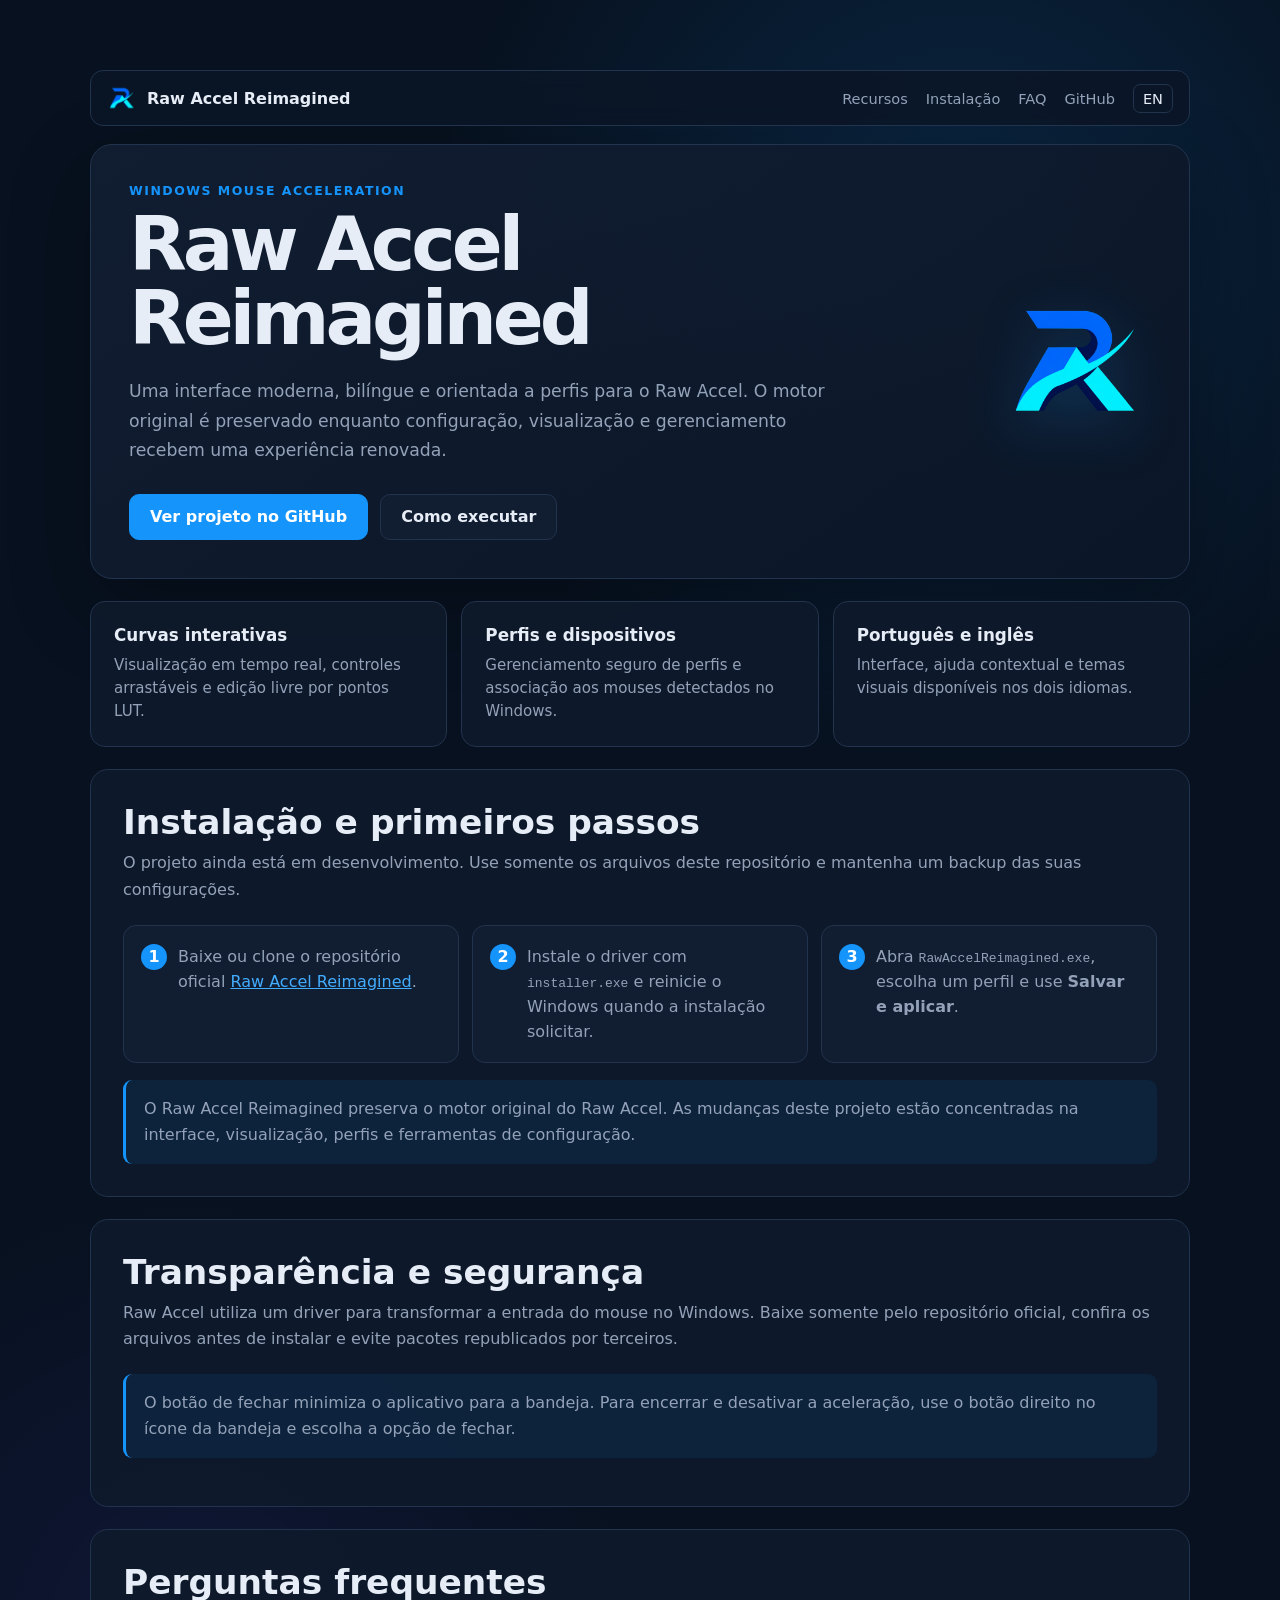
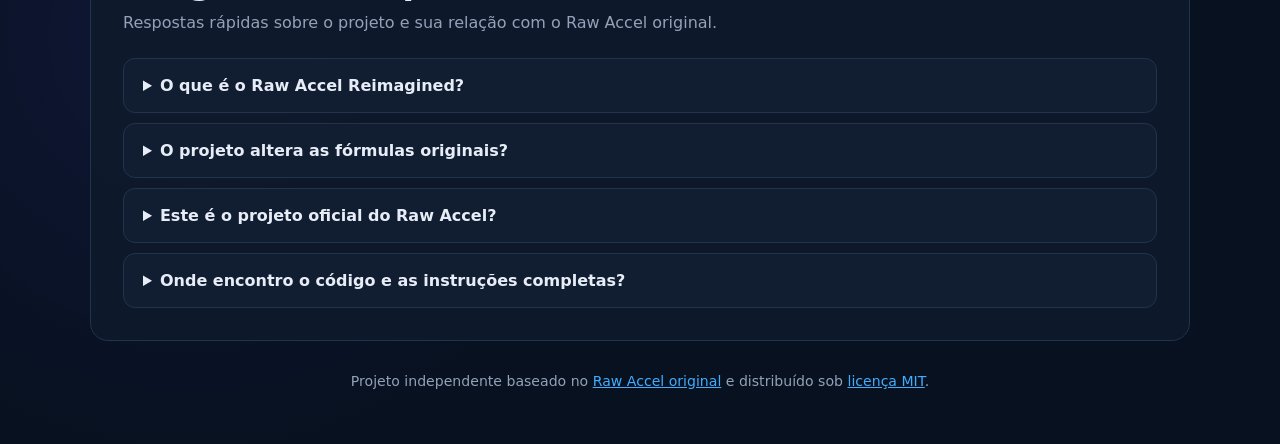
<file: index.html>
<!doctype html>
<html lang="pt-BR">
<head>
  <meta charset="utf-8">
  <meta name="viewport" content="width=device-width, initial-scale=1">
  <meta name="google-site-verification" content="Goe5ZUtYQIPYvtjaUvqPZYEEkocUjE1G4FRK8tUKPJo">
  <meta name="description" content="Raw Accel Reimagined: interface moderna, bilíngue e orientada a perfis para o driver Raw Accel no Windows.">
  <meta name="robots" content="index, follow, max-image-preview:large">
  <meta name="theme-color" content="#07111f">
  <meta property="og:type" content="website">
  <meta property="og:locale" content="pt_BR">
  <meta property="og:title" content="Raw Accel Reimagined">
  <meta property="og:description" content="Interface moderna, bilíngue e orientada a perfis para o driver Raw Accel no Windows.">
  <meta property="og:url" content="https://diskcell.github.io/Raw-Accel-Reimagined/">
  <meta property="og:image" content="https://diskcell.github.io/Raw-Accel-Reimagined/modern-ui/branding/raw-accel-reimagined-logo.png">
  <meta property="og:image:alt" content="Logo do Raw Accel Reimagined">
  <meta name="twitter:card" content="summary">
  <meta name="twitter:title" content="Raw Accel Reimagined">
  <meta name="twitter:description" content="Uma experiência moderna para configurar, visualizar e gerenciar o Raw Accel.">
  <meta name="twitter:image" content="https://diskcell.github.io/Raw-Accel-Reimagined/modern-ui/branding/raw-accel-reimagined-logo.png">
  <link rel="canonical" href="https://diskcell.github.io/Raw-Accel-Reimagined/">
  <link rel="alternate" hreflang="pt-BR" href="https://diskcell.github.io/Raw-Accel-Reimagined/">
  <link rel="alternate" hreflang="en" href="https://diskcell.github.io/Raw-Accel-Reimagined/en/">
  <link rel="alternate" hreflang="x-default" href="https://diskcell.github.io/Raw-Accel-Reimagined/">
  <link rel="icon" href="modern-ui/branding/raw-accel-reimagined-logo.png">
  <link rel="stylesheet" href="site.css">
  <title>Raw Accel Reimagined</title>
  <script type="application/ld+json">
  {
    "@context": "https://schema.org",
    "@type": "SoftwareApplication",
    "name": "Raw Accel Reimagined",
    "applicationCategory": "UtilitiesApplication",
    "operatingSystem": "Windows",
    "description": "Interface moderna, bilíngue e orientada a perfis para configurar e visualizar o driver Raw Accel.",
    "url": "https://diskcell.github.io/Raw-Accel-Reimagined/",
    "codeRepository": "https://github.com/diskcell/Raw-Accel-Reimagined",
    "license": "https://github.com/diskcell/Raw-Accel-Reimagined/blob/main/LICENSE",
    "image": "https://diskcell.github.io/Raw-Accel-Reimagined/modern-ui/branding/raw-accel-reimagined-logo.png",
    "inLanguage": ["pt-BR", "en"],
    "isAccessibleForFree": true
  }
  </script>
  <style>
    :root {
      color-scheme: dark;
      --background: #07111f;
      --surface: #0e1a2c;
      --surface-alt: #111d31;
      --border: #22334d;
      --text: #e7edf6;
      --muted: #93a2b8;
      --accent: #1594fb;
      --accent-hover: #42adff;
    }

    * { box-sizing: border-box; }
    html { scroll-behavior: smooth; }

    body {
      margin: 0;
      min-height: 100vh;
      font-family: "Segoe UI", system-ui, -apple-system, sans-serif;
      color: var(--text);
      background:
        radial-gradient(circle at 75% 12%, rgba(21, 148, 251, .16), transparent 33rem),
        radial-gradient(circle at 15% 80%, rgba(91, 70, 255, .10), transparent 28rem),
        var(--background);
    }

    main {
      width: min(1100px, calc(100% - 40px));
      margin: 0 auto;
      padding: 70px 0 55px;
    }

    .site-nav {
      display: flex;
      align-items: center;
      justify-content: space-between;
      gap: 20px;
      margin-bottom: 18px;
      padding: 12px 16px;
      border: 1px solid var(--border);
      border-radius: 13px;
      background: rgba(11, 22, 39, .84);
      backdrop-filter: blur(12px);
    }

    .brand { display: flex; align-items: center; gap: 10px; color: var(--text); text-decoration: none; font-weight: 700; }
    .brand img { width: 30px; height: 30px; object-fit: contain; }
    .nav-links { display: flex; flex-wrap: wrap; gap: 18px; }
    .nav-links a { color: var(--muted); text-decoration: none; font-size: .91rem; }
    .nav-links a:hover { color: var(--accent-hover); }

    .hero {
      display: grid;
      grid-template-columns: 1fr auto;
      gap: 44px;
      align-items: center;
      padding: 38px;
      border: 1px solid var(--border);
      border-radius: 22px;
      background: linear-gradient(145deg, rgba(17, 29, 49, .96), rgba(11, 22, 39, .92));
      box-shadow: 0 28px 80px rgba(0, 0, 0, .28);
    }

    .logo {
      width: 150px;
      height: 150px;
      object-fit: contain;
      filter: drop-shadow(0 15px 28px rgba(21, 148, 251, .22));
    }

    .eyebrow {
      margin: 0 0 10px;
      color: var(--accent);
      font-weight: 700;
      letter-spacing: .12em;
      text-transform: uppercase;
      font-size: .78rem;
    }

    h1 {
      margin: 0;
      font-size: clamp(2.25rem, 6vw, 4.7rem);
      line-height: .98;
      letter-spacing: -.055em;
    }

    .lead {
      max-width: 720px;
      margin: 22px 0 0;
      color: var(--muted);
      line-height: 1.7;
      font-size: 1.08rem;
    }

    .actions {
      display: flex;
      flex-wrap: wrap;
      gap: 12px;
      margin-top: 28px;
    }

    .button {
      display: inline-flex;
      align-items: center;
      justify-content: center;
      min-height: 46px;
      padding: 0 20px;
      border: 1px solid var(--border);
      border-radius: 10px;
      color: var(--text);
      background: var(--surface-alt);
      text-decoration: none;
      font-weight: 650;
      transition: transform .15s ease, border-color .15s ease, background .15s ease;
    }

    .button.primary { background: var(--accent); border-color: var(--accent); color: white; }
    .button:hover { transform: translateY(-2px); border-color: var(--accent-hover); }
    .button.primary:hover { background: var(--accent-hover); }

    .features {
      display: grid;
      grid-template-columns: repeat(3, 1fr);
      gap: 14px;
      margin-top: 22px;
    }

    .feature {
      padding: 23px;
      border: 1px solid var(--border);
      border-radius: 15px;
      background: rgba(14, 26, 44, .88);
    }

    .feature h2 { margin: 0 0 9px; font-size: 1.05rem; }
    .feature p { margin: 0; color: var(--muted); line-height: 1.55; font-size: .94rem; }

    .content-section {
      margin-top: 22px;
      padding: 32px;
      border: 1px solid var(--border);
      border-radius: 18px;
      background: rgba(14, 26, 44, .88);
    }

    .content-section h2 { margin: 0 0 8px; font-size: clamp(1.55rem, 4vw, 2.15rem); }
    .section-intro { margin: 0 0 22px; color: var(--muted); line-height: 1.65; }

    .steps {
      display: grid;
      grid-template-columns: repeat(3, 1fr);
      gap: 13px;
      margin: 0;
      padding: 0;
      list-style: none;
      counter-reset: step;
    }

    .steps li {
      position: relative;
      min-height: 122px;
      padding: 19px 18px 18px 54px;
      border: 1px solid var(--border);
      border-radius: 13px;
      background: var(--surface-alt);
      color: var(--muted);
      line-height: 1.55;
      counter-increment: step;
    }

    .steps li::before {
      content: counter(step);
      position: absolute;
      top: 18px;
      left: 17px;
      display: grid;
      place-items: center;
      width: 26px;
      height: 26px;
      border-radius: 50%;
      color: white;
      background: var(--accent);
      font-weight: 750;
    }

    .notice {
      margin-top: 17px;
      padding: 16px 18px;
      border-left: 3px solid var(--accent);
      border-radius: 9px;
      color: var(--muted);
      background: rgba(21, 148, 251, .08);
      line-height: 1.6;
    }

    .faq { display: grid; gap: 10px; }
    details { border: 1px solid var(--border); border-radius: 12px; background: var(--surface-alt); }
    summary { padding: 17px 19px; cursor: pointer; font-weight: 650; }
    details p { margin: 0; padding: 0 19px 18px; color: var(--muted); line-height: 1.65; }
    a { color: var(--accent-hover); }

    footer {
      padding-top: 32px;
      color: var(--muted);
      text-align: center;
      font-size: .88rem;
    }

    @media (max-width: 760px) {
      main { padding-top: 24px; }
      .site-nav { align-items: flex-start; }
      .nav-links { justify-content: flex-end; gap: 10px 14px; }
      .hero { grid-template-columns: 1fr; padding: 27px; }
      .logo { grid-row: 1; width: 96px; height: 96px; }
      .features { grid-template-columns: 1fr; }
      .steps { grid-template-columns: 1fr; }
      .content-section { padding: 24px; }
    }
  </style>
</head>
<body>
  <main>
    <nav class="site-nav" aria-label="Navegação principal">
      <a class="brand" href="#top"><img src="modern-ui/branding/raw-accel-reimagined-logo.png" alt="">Raw Accel Reimagined</a>
      <div class="nav-links">
        <a href="#recursos">Recursos</a>
        <a href="#instalacao">Instalação</a>
        <a href="#faq">FAQ</a>
        <a href="https://github.com/diskcell/Raw-Accel-Reimagined">GitHub</a>
        <a class="language-link" href="en/" lang="en" hreflang="en" aria-label="View this page in English">EN</a>
      </div>
    </nav>

    <section class="hero" id="top">
      <div>
        <p class="eyebrow">Windows mouse acceleration</p>
        <h1>Raw Accel<br>Reimagined</h1>
        <p class="lead">
          Uma interface moderna, bilíngue e orientada a perfis para o Raw Accel.
          O motor original é preservado enquanto configuração, visualização e gerenciamento recebem uma experiência renovada.
        </p>
        <div class="actions">
          <a class="button primary" href="https://github.com/diskcell/Raw-Accel-Reimagined">Ver projeto no GitHub</a>
          <a class="button" href="https://github.com/diskcell/Raw-Accel-Reimagined#executar--run">Como executar</a>
        </div>
      </div>
      <img class="logo" src="modern-ui/branding/raw-accel-reimagined-logo.png" alt="Logo do Raw Accel Reimagined">
    </section>

    <section class="features" id="recursos" aria-label="Principais recursos">
      <article class="feature">
        <h2>Curvas interativas</h2>
        <p>Visualização em tempo real, controles arrastáveis e edição livre por pontos LUT.</p>
      </article>
      <article class="feature">
        <h2>Perfis e dispositivos</h2>
        <p>Gerenciamento seguro de perfis e associação aos mouses detectados no Windows.</p>
      </article>
      <article class="feature">
        <h2>Português e inglês</h2>
        <p>Interface, ajuda contextual e temas visuais disponíveis nos dois idiomas.</p>
      </article>
    </section>

    <section class="content-section" id="instalacao">
      <h2>Instalação e primeiros passos</h2>
      <p class="section-intro">O projeto ainda está em desenvolvimento. Use somente os arquivos deste repositório e mantenha um backup das suas configurações.</p>
      <ol class="steps">
        <li>Baixe ou clone o repositório oficial <a href="https://github.com/diskcell/Raw-Accel-Reimagined">Raw Accel Reimagined</a>.</li>
        <li>Instale o driver com <code>installer.exe</code> e reinicie o Windows quando a instalação solicitar.</li>
        <li>Abra <code>RawAccelReimagined.exe</code>, escolha um perfil e use <strong>Salvar e aplicar</strong>.</li>
      </ol>
      <div class="notice">
        O Raw Accel Reimagined preserva o motor original do Raw Accel. As mudanças deste projeto estão concentradas na interface, visualização, perfis e ferramentas de configuração.
      </div>
    </section>

    <section class="content-section" id="seguranca">
      <h2>Transparência e segurança</h2>
      <p class="section-intro">
        Raw Accel utiliza um driver para transformar a entrada do mouse no Windows. Baixe somente pelo repositório oficial, confira os arquivos antes de instalar e evite pacotes republicados por terceiros.
      </p>
      <p class="notice">
        O botão de fechar minimiza o aplicativo para a bandeja. Para encerrar e desativar a aceleração, use o botão direito no ícone da bandeja e escolha a opção de fechar.
      </p>
    </section>

    <section class="content-section" id="faq">
      <h2>Perguntas frequentes</h2>
      <p class="section-intro">Respostas rápidas sobre o projeto e sua relação com o Raw Accel original.</p>
      <div class="faq">
        <details>
          <summary>O que é o Raw Accel Reimagined?</summary>
          <p>É uma interface independente e moderna para configurar o driver Raw Accel, com gráfico interativo, perfis, ajustes por dispositivo, temas e suporte a português e inglês.</p>
        </details>
        <details>
          <summary>O projeto altera as fórmulas originais?</summary>
          <p>Os cálculos e a comunicação principal com o driver continuam usando o motor original. Recursos novos validam as configurações pelo wrapper do Raw Accel antes de aplicá-las.</p>
        </details>
        <details>
          <summary>Este é o projeto oficial do Raw Accel?</summary>
          <p>Não. Raw Accel Reimagined é um projeto independente baseado no código do Raw Accel e mantém a licença e os créditos do trabalho original.</p>
        </details>
        <details>
          <summary>Onde encontro o código e as instruções completas?</summary>
          <p>No <a href="https://github.com/diskcell/Raw-Accel-Reimagined">repositório do projeto no GitHub</a>. Consulte também o <a href="https://github.com/RawAccelOfficial/rawaccel">Raw Accel original</a>.</p>
        </details>
      </div>
    </section>

    <footer>
      Projeto independente baseado no <a href="https://github.com/RawAccelOfficial/rawaccel">Raw Accel original</a> e distribuído sob <a href="https://github.com/diskcell/Raw-Accel-Reimagined/blob/main/LICENSE">licença MIT</a>.
    </footer>
  </main>
</body>
</html>
</file>
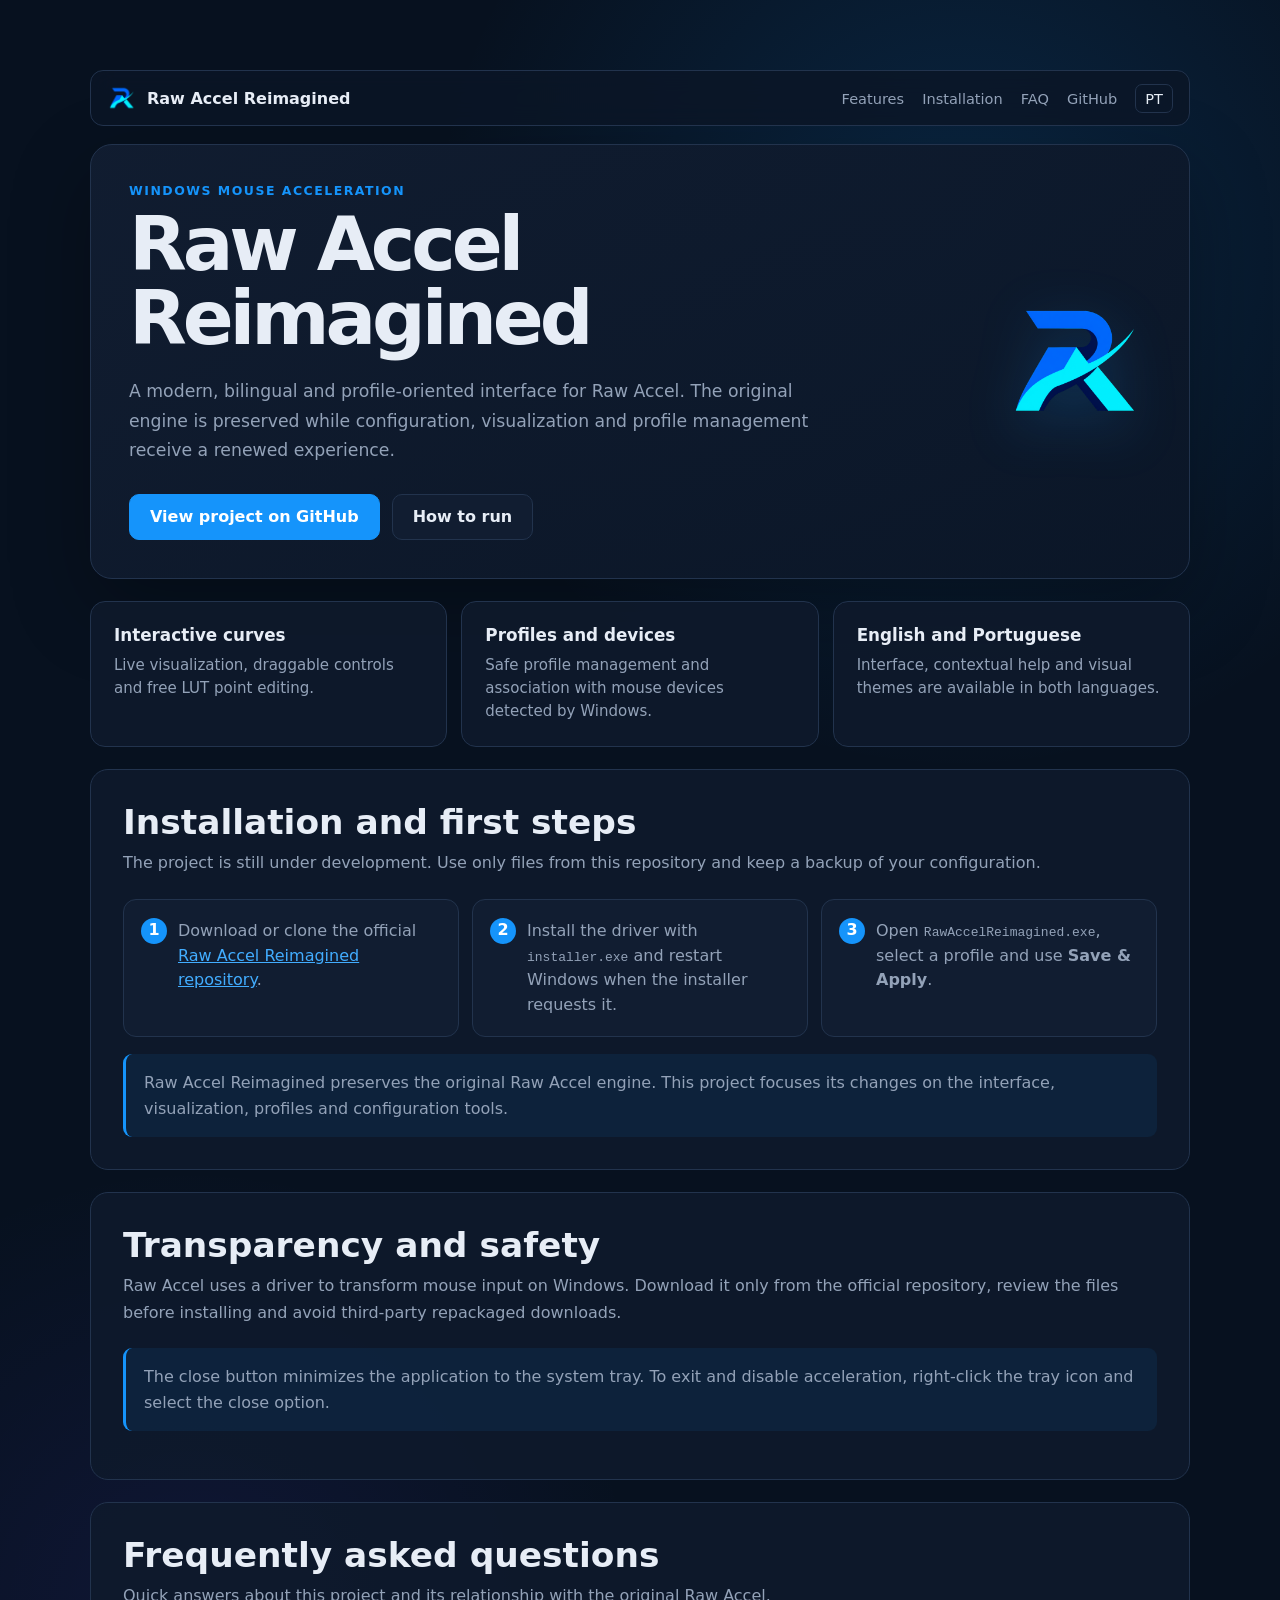
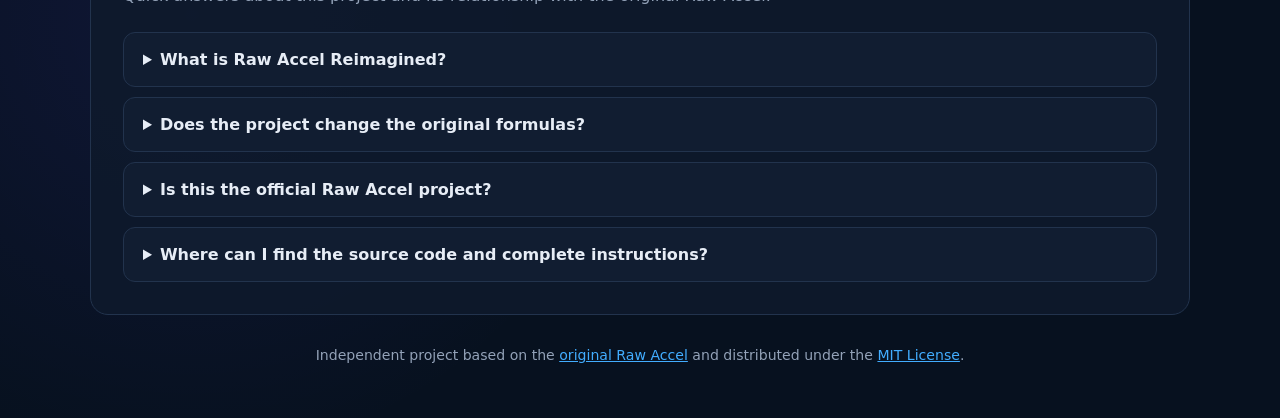
<file: en/index.html>
<!doctype html>
<html lang="en">
<head>
  <meta charset="utf-8">
  <meta name="viewport" content="width=device-width, initial-scale=1">
  <meta name="description" content="Raw Accel Reimagined: a modern, bilingual and profile-oriented interface for the Raw Accel driver on Windows.">
  <meta name="robots" content="index, follow, max-image-preview:large">
  <meta name="theme-color" content="#07111f">
  <meta property="og:type" content="website">
  <meta property="og:locale" content="en_US">
  <meta property="og:title" content="Raw Accel Reimagined">
  <meta property="og:description" content="A modern, bilingual and profile-oriented interface for the Raw Accel driver on Windows.">
  <meta property="og:url" content="https://diskcell.github.io/Raw-Accel-Reimagined/en/">
  <meta property="og:image" content="https://diskcell.github.io/Raw-Accel-Reimagined/modern-ui/branding/raw-accel-reimagined-logo.png">
  <meta property="og:image:alt" content="Raw Accel Reimagined logo">
  <meta name="twitter:card" content="summary">
  <meta name="twitter:title" content="Raw Accel Reimagined">
  <meta name="twitter:description" content="A modern experience for configuring, visualizing and managing Raw Accel.">
  <meta name="twitter:image" content="https://diskcell.github.io/Raw-Accel-Reimagined/modern-ui/branding/raw-accel-reimagined-logo.png">
  <link rel="canonical" href="https://diskcell.github.io/Raw-Accel-Reimagined/en/">
  <link rel="alternate" hreflang="pt-BR" href="https://diskcell.github.io/Raw-Accel-Reimagined/">
  <link rel="alternate" hreflang="en" href="https://diskcell.github.io/Raw-Accel-Reimagined/en/">
  <link rel="alternate" hreflang="x-default" href="https://diskcell.github.io/Raw-Accel-Reimagined/">
  <link rel="icon" href="../modern-ui/branding/raw-accel-reimagined-logo.png">
  <link rel="stylesheet" href="../site.css">
  <title>Raw Accel Reimagined</title>
  <script type="application/ld+json">
  {
    "@context": "https://schema.org",
    "@type": "SoftwareApplication",
    "name": "Raw Accel Reimagined",
    "applicationCategory": "UtilitiesApplication",
    "operatingSystem": "Windows",
    "description": "A modern, bilingual and profile-oriented interface for configuring and visualizing the Raw Accel driver.",
    "url": "https://diskcell.github.io/Raw-Accel-Reimagined/en/",
    "codeRepository": "https://github.com/diskcell/Raw-Accel-Reimagined",
    "license": "https://github.com/diskcell/Raw-Accel-Reimagined/blob/main/LICENSE",
    "image": "https://diskcell.github.io/Raw-Accel-Reimagined/modern-ui/branding/raw-accel-reimagined-logo.png",
    "inLanguage": ["en", "pt-BR"],
    "isAccessibleForFree": true
  }
  </script>
</head>
<body>
  <main>
    <nav class="site-nav" aria-label="Main navigation">
      <a class="brand" href="#top"><img src="../modern-ui/branding/raw-accel-reimagined-logo.png" alt="">Raw Accel Reimagined</a>
      <div class="nav-links">
        <a href="#features">Features</a>
        <a href="#installation">Installation</a>
        <a href="#faq">FAQ</a>
        <a href="https://github.com/diskcell/Raw-Accel-Reimagined">GitHub</a>
        <a class="language-link" href="../" lang="pt-BR" hreflang="pt-BR" aria-label="Ver esta página em português">PT</a>
      </div>
    </nav>

    <section class="hero" id="top">
      <div>
        <p class="eyebrow">Windows mouse acceleration</p>
        <h1>Raw Accel<br>Reimagined</h1>
        <p class="lead">
          A modern, bilingual and profile-oriented interface for Raw Accel.
          The original engine is preserved while configuration, visualization and profile management receive a renewed experience.
        </p>
        <div class="actions">
          <a class="button primary" href="https://github.com/diskcell/Raw-Accel-Reimagined">View project on GitHub</a>
          <a class="button" href="https://github.com/diskcell/Raw-Accel-Reimagined#executar--run">How to run</a>
        </div>
      </div>
      <img class="logo" src="../modern-ui/branding/raw-accel-reimagined-logo.png" alt="Raw Accel Reimagined logo">
    </section>

    <section class="features" id="features" aria-label="Main features">
      <article class="feature">
        <h2>Interactive curves</h2>
        <p>Live visualization, draggable controls and free LUT point editing.</p>
      </article>
      <article class="feature">
        <h2>Profiles and devices</h2>
        <p>Safe profile management and association with mouse devices detected by Windows.</p>
      </article>
      <article class="feature">
        <h2>English and Portuguese</h2>
        <p>Interface, contextual help and visual themes are available in both languages.</p>
      </article>
    </section>

    <section class="content-section" id="installation">
      <h2>Installation and first steps</h2>
      <p class="section-intro">The project is still under development. Use only files from this repository and keep a backup of your configuration.</p>
      <ol class="steps">
        <li>Download or clone the official <a href="https://github.com/diskcell/Raw-Accel-Reimagined">Raw Accel Reimagined repository</a>.</li>
        <li>Install the driver with <code>installer.exe</code> and restart Windows when the installer requests it.</li>
        <li>Open <code>RawAccelReimagined.exe</code>, select a profile and use <strong>Save &amp; Apply</strong>.</li>
      </ol>
      <div class="notice">
        Raw Accel Reimagined preserves the original Raw Accel engine. This project focuses its changes on the interface, visualization, profiles and configuration tools.
      </div>
    </section>

    <section class="content-section" id="safety">
      <h2>Transparency and safety</h2>
      <p class="section-intro">
        Raw Accel uses a driver to transform mouse input on Windows. Download it only from the official repository, review the files before installing and avoid third-party repackaged downloads.
      </p>
      <p class="notice">
        The close button minimizes the application to the system tray. To exit and disable acceleration, right-click the tray icon and select the close option.
      </p>
    </section>

    <section class="content-section" id="faq">
      <h2>Frequently asked questions</h2>
      <p class="section-intro">Quick answers about this project and its relationship with the original Raw Accel.</p>
      <div class="faq">
        <details>
          <summary>What is Raw Accel Reimagined?</summary>
          <p>It is an independent modern interface for configuring the Raw Accel driver, with an interactive graph, profiles, per-device settings, themes, and English and Portuguese support.</p>
        </details>
        <details>
          <summary>Does the project change the original formulas?</summary>
          <p>The calculations and primary driver communication continue to use the original engine. New features validate configurations through the Raw Accel wrapper before applying them.</p>
        </details>
        <details>
          <summary>Is this the official Raw Accel project?</summary>
          <p>No. Raw Accel Reimagined is an independent project based on Raw Accel and preserves the license and credits of the original work.</p>
        </details>
        <details>
          <summary>Where can I find the source code and complete instructions?</summary>
          <p>Visit the <a href="https://github.com/diskcell/Raw-Accel-Reimagined">project repository on GitHub</a>. You can also consult the <a href="https://github.com/RawAccelOfficial/rawaccel">original Raw Accel project</a>.</p>
        </details>
      </div>
    </section>

    <footer>
      Independent project based on the <a href="https://github.com/RawAccelOfficial/rawaccel">original Raw Accel</a> and distributed under the <a href="https://github.com/diskcell/Raw-Accel-Reimagined/blob/main/LICENSE">MIT License</a>.
    </footer>
  </main>
</body>
</html>
</file>
<file: site.css>
:root {
  color-scheme: dark;
  --background: #07111f;
  --surface: #0e1a2c;
  --surface-alt: #111d31;
  --border: #22334d;
  --text: #e7edf6;
  --muted: #93a2b8;
  --accent: #1594fb;
  --accent-hover: #42adff;
}

* { box-sizing: border-box; }
html { scroll-behavior: smooth; }

body {
  margin: 0;
  min-height: 100vh;
  font-family: "Segoe UI", system-ui, -apple-system, sans-serif;
  color: var(--text);
  background:
    radial-gradient(circle at 75% 12%, rgba(21, 148, 251, .16), transparent 33rem),
    radial-gradient(circle at 15% 80%, rgba(91, 70, 255, .10), transparent 28rem),
    var(--background);
}

main {
  width: min(1100px, calc(100% - 40px));
  margin: 0 auto;
  padding: 70px 0 55px;
}

.site-nav {
  display: flex;
  align-items: center;
  justify-content: space-between;
  gap: 20px;
  margin-bottom: 18px;
  padding: 12px 16px;
  border: 1px solid var(--border);
  border-radius: 13px;
  background: rgba(11, 22, 39, .84);
  backdrop-filter: blur(12px);
}

.brand { display: flex; align-items: center; gap: 10px; color: var(--text); text-decoration: none; font-weight: 700; }
.brand img { width: 30px; height: 30px; object-fit: contain; }
.nav-links { display: flex; flex-wrap: wrap; align-items: center; gap: 18px; }
.nav-links a { color: var(--muted); text-decoration: none; font-size: .91rem; }
.nav-links a:hover { color: var(--accent-hover); }
.language-link { padding: 5px 9px; border: 1px solid var(--border); border-radius: 7px; color: var(--text) !important; }

.hero {
  display: grid;
  grid-template-columns: 1fr auto;
  gap: 44px;
  align-items: center;
  padding: 38px;
  border: 1px solid var(--border);
  border-radius: 22px;
  background: linear-gradient(145deg, rgba(17, 29, 49, .96), rgba(11, 22, 39, .92));
  box-shadow: 0 28px 80px rgba(0, 0, 0, .28);
}

.logo {
  width: 150px;
  height: 150px;
  object-fit: contain;
  filter: drop-shadow(0 15px 28px rgba(21, 148, 251, .22));
}

.eyebrow {
  margin: 0 0 10px;
  color: var(--accent);
  font-weight: 700;
  letter-spacing: .12em;
  text-transform: uppercase;
  font-size: .78rem;
}

h1 {
  margin: 0;
  font-size: clamp(2.25rem, 6vw, 4.7rem);
  line-height: .98;
  letter-spacing: -.055em;
}

.lead {
  max-width: 720px;
  margin: 22px 0 0;
  color: var(--muted);
  line-height: 1.7;
  font-size: 1.08rem;
}

.actions { display: flex; flex-wrap: wrap; gap: 12px; margin-top: 28px; }

.button {
  display: inline-flex;
  align-items: center;
  justify-content: center;
  min-height: 46px;
  padding: 0 20px;
  border: 1px solid var(--border);
  border-radius: 10px;
  color: var(--text);
  background: var(--surface-alt);
  text-decoration: none;
  font-weight: 650;
  transition: transform .15s ease, border-color .15s ease, background .15s ease;
}

.button.primary { background: var(--accent); border-color: var(--accent); color: white; }
.button:hover { transform: translateY(-2px); border-color: var(--accent-hover); }
.button.primary:hover { background: var(--accent-hover); }

.features { display: grid; grid-template-columns: repeat(3, 1fr); gap: 14px; margin-top: 22px; }

.feature {
  padding: 23px;
  border: 1px solid var(--border);
  border-radius: 15px;
  background: rgba(14, 26, 44, .88);
}

.feature h2 { margin: 0 0 9px; font-size: 1.05rem; }
.feature p { margin: 0; color: var(--muted); line-height: 1.55; font-size: .94rem; }

.content-section {
  margin-top: 22px;
  padding: 32px;
  border: 1px solid var(--border);
  border-radius: 18px;
  background: rgba(14, 26, 44, .88);
}

.content-section h2 { margin: 0 0 8px; font-size: clamp(1.55rem, 4vw, 2.15rem); }
.section-intro { margin: 0 0 22px; color: var(--muted); line-height: 1.65; }

.steps {
  display: grid;
  grid-template-columns: repeat(3, 1fr);
  gap: 13px;
  margin: 0;
  padding: 0;
  list-style: none;
  counter-reset: step;
}

.steps li {
  position: relative;
  min-height: 122px;
  padding: 19px 18px 18px 54px;
  border: 1px solid var(--border);
  border-radius: 13px;
  background: var(--surface-alt);
  color: var(--muted);
  line-height: 1.55;
  counter-increment: step;
}

.steps li::before {
  content: counter(step);
  position: absolute;
  top: 18px;
  left: 17px;
  display: grid;
  place-items: center;
  width: 26px;
  height: 26px;
  border-radius: 50%;
  color: white;
  background: var(--accent);
  font-weight: 750;
}

.notice {
  margin-top: 17px;
  padding: 16px 18px;
  border-left: 3px solid var(--accent);
  border-radius: 9px;
  color: var(--muted);
  background: rgba(21, 148, 251, .08);
  line-height: 1.6;
}

.faq { display: grid; gap: 10px; }
details { border: 1px solid var(--border); border-radius: 12px; background: var(--surface-alt); }
summary { padding: 17px 19px; cursor: pointer; font-weight: 650; }
details p { margin: 0; padding: 0 19px 18px; color: var(--muted); line-height: 1.65; }
a { color: var(--accent-hover); }

footer { padding-top: 32px; color: var(--muted); text-align: center; font-size: .88rem; }

@media (max-width: 760px) {
  main { padding-top: 24px; }
  .site-nav { align-items: flex-start; }
  .nav-links { justify-content: flex-end; gap: 10px 14px; }
  .hero { grid-template-columns: 1fr; padding: 27px; }
  .logo { grid-row: 1; width: 96px; height: 96px; }
  .features { grid-template-columns: 1fr; }
  .steps { grid-template-columns: 1fr; }
  .content-section { padding: 24px; }
}
</file>
